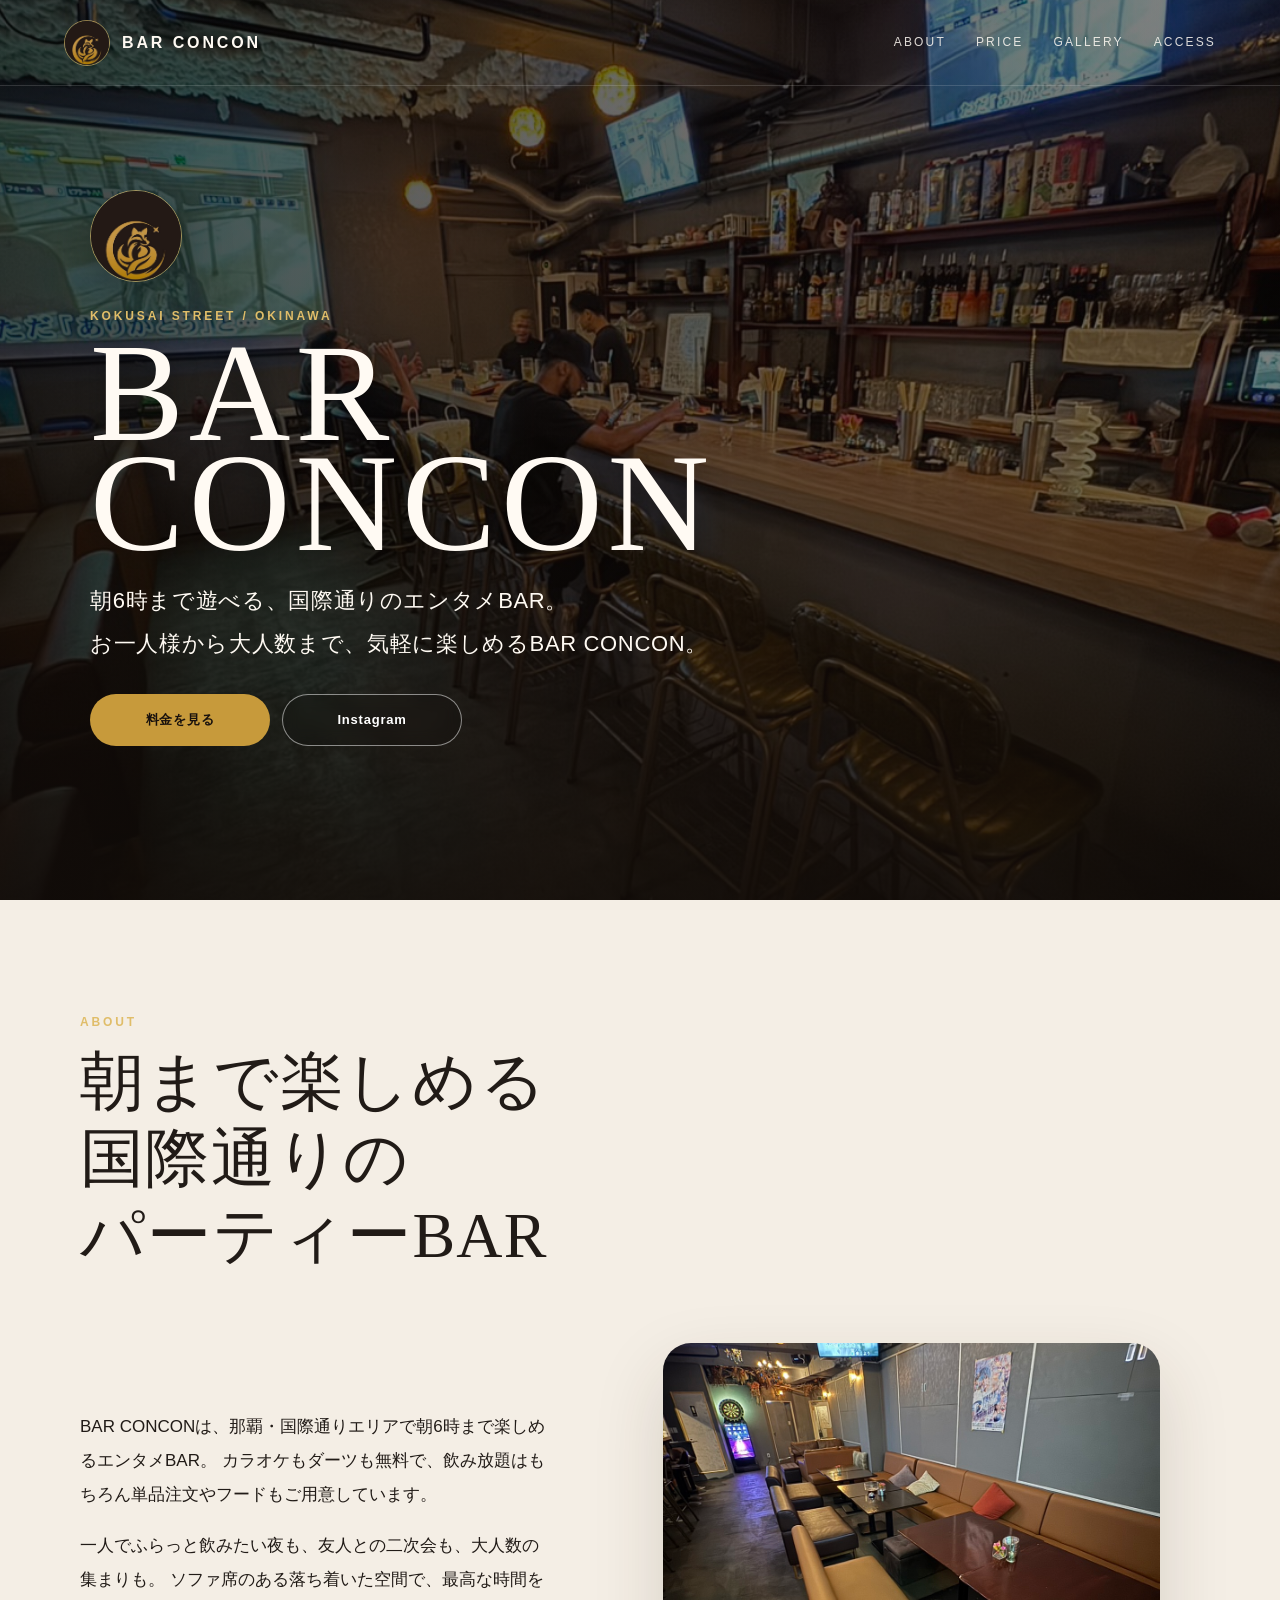
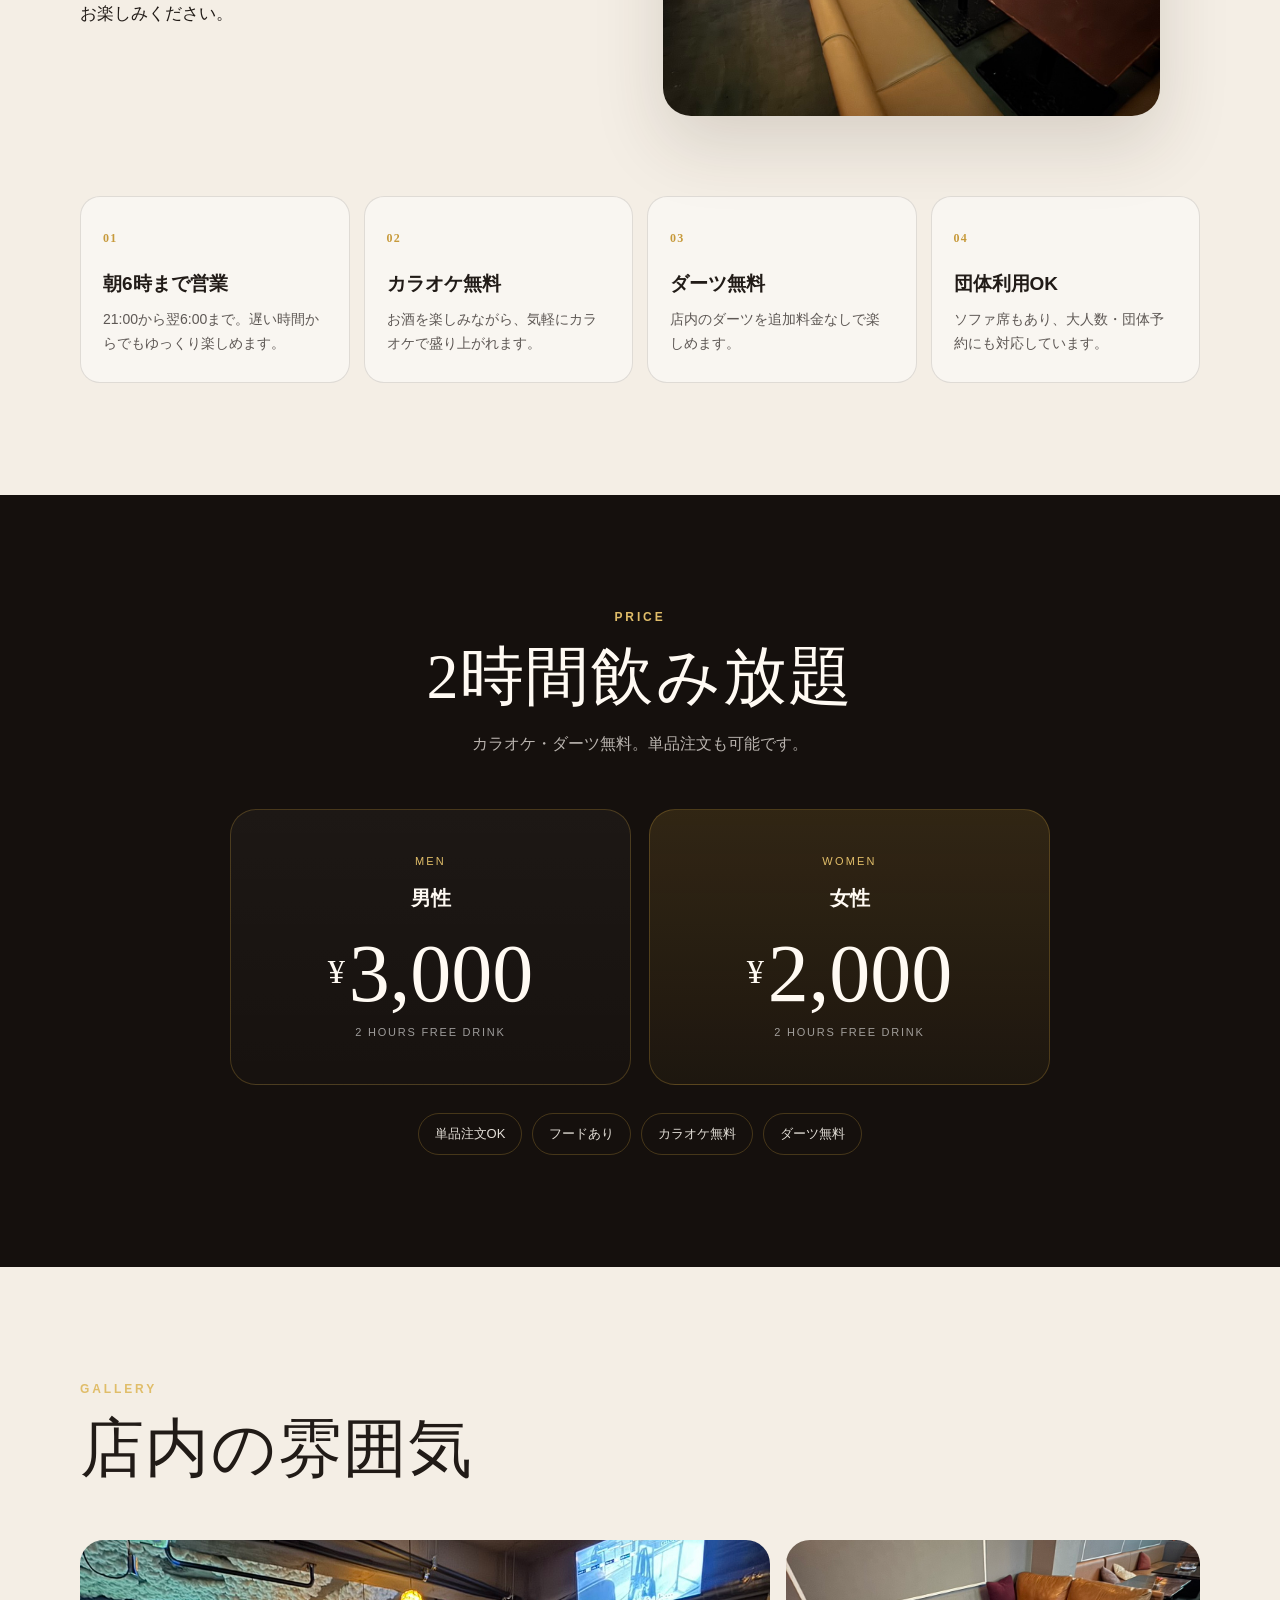
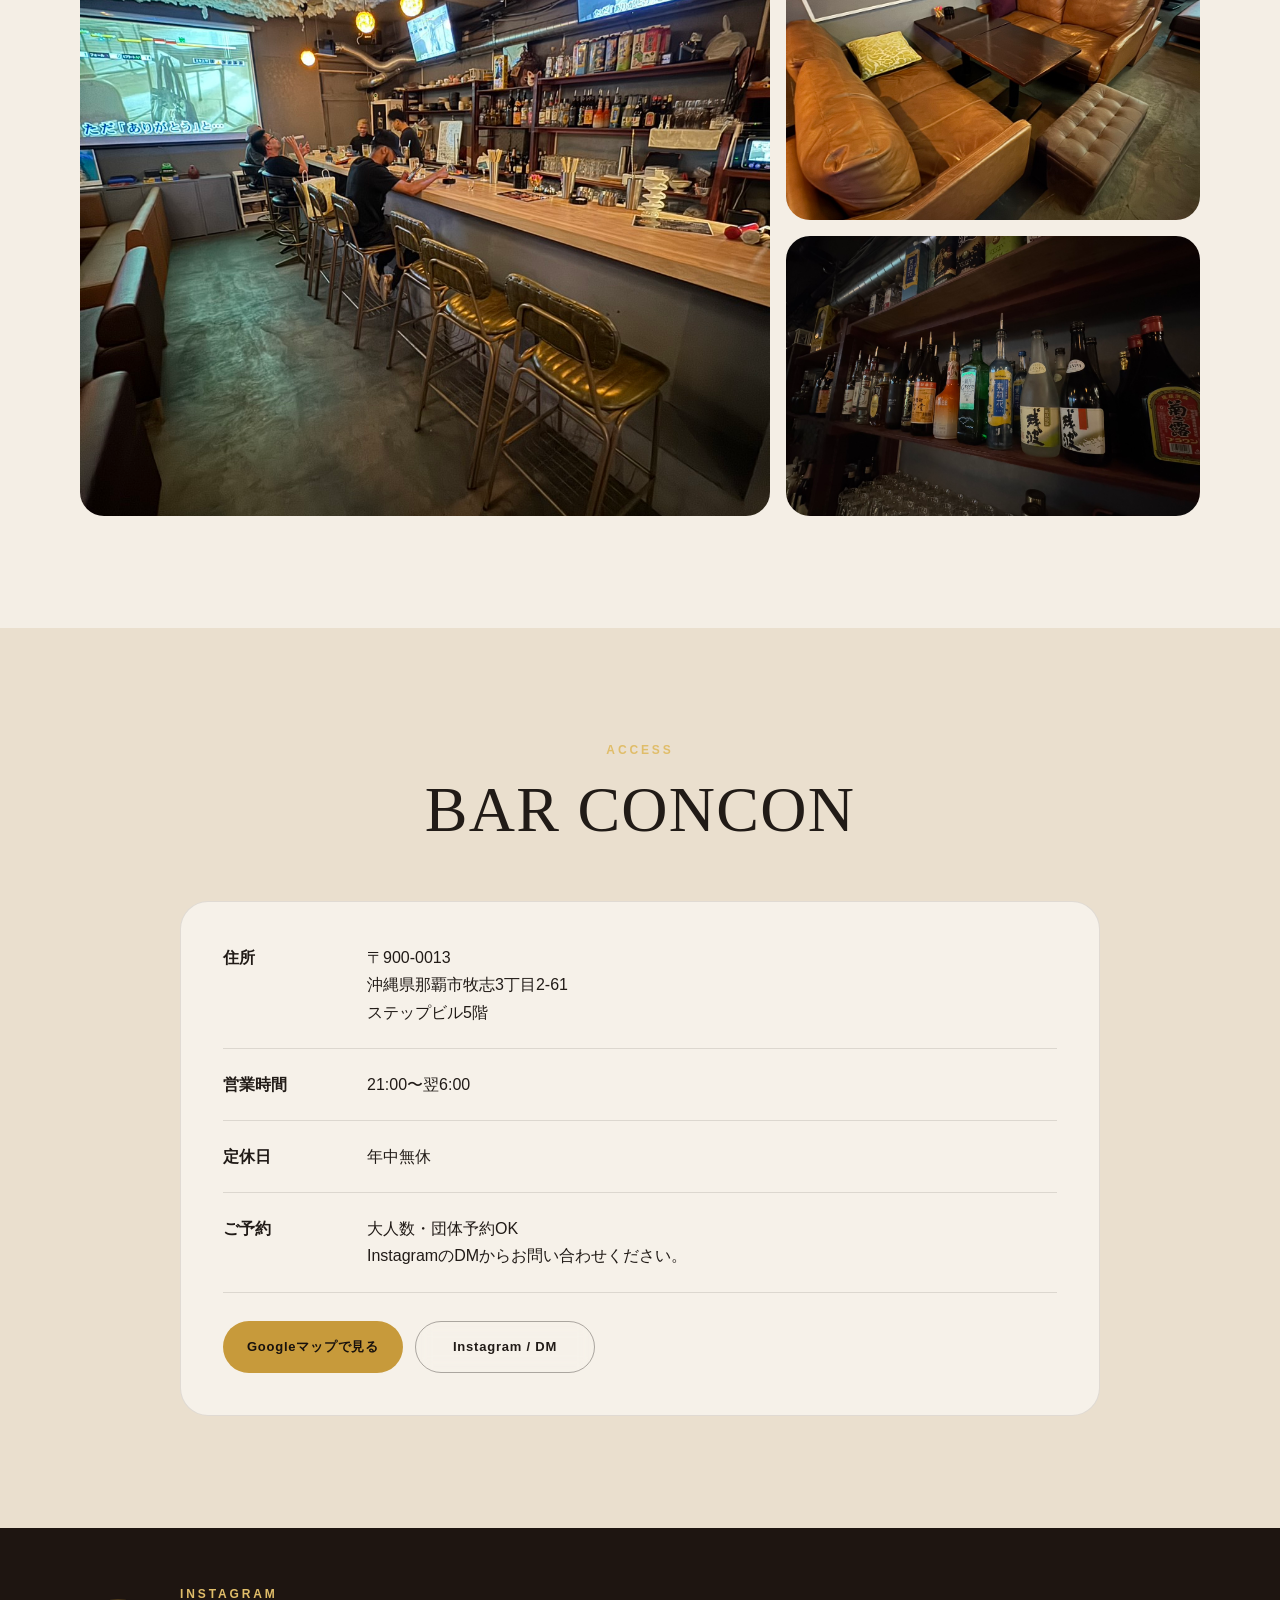
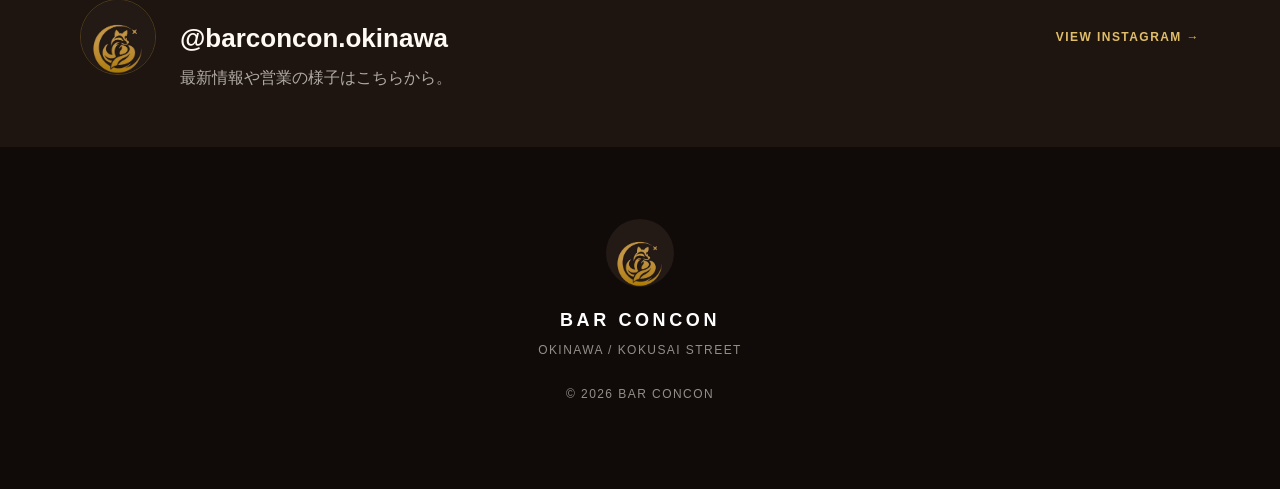
<file: index.html>
<!DOCTYPE html>
<html lang="ja">
<head>
  <meta charset="UTF-8">
  <meta name="viewport" content="width=device-width, initial-scale=1.0">
  <meta name="theme-color" content="#15100d">
  <meta name="description" content="沖縄・国際通りのBAR CONCON。朝6時まで営業。2時間飲み放題、カラオケ・ダーツ無料。お一人様から大人数・団体予約まで気軽に楽しめるエンタメBAR。">
  <meta property="og:title" content="BAR CONCON｜国際通りのエンタメBAR">
  <meta property="og:description" content="朝6時まで遊べる、国際通りのエンタメBAR。お一人様から大人数まで、気軽に楽しめるBAR CONCON。">
  <meta property="og:type" content="website">
  <meta property="og:image" content="assets/logo.jpeg">
  <title>BAR CONCON｜国際通りのエンタメBAR</title>
  <link rel="canonical" href="https://yusaku4611-cmd.github.io/bar-concon-official/">
<meta property="og:url" content="https://yusaku4611-cmd.github.io/bar-concon-official/">
  <link rel="stylesheet" href="style.css">

  <script type="application/ld+json">
  {
    "@context": "https://schema.org",
    "@type": "BarOrPub",
    "name": "BAR CONCON",
    "description": "朝6時まで遊べる、国際通りのエンタメBAR。お一人様から大人数まで、気軽に楽しめるBAR CONCON。",
    "image": "assets/logo.jpeg",
    "address": {
      "@type": "PostalAddress",
      "postalCode": "900-0013",
      "addressRegion": "沖縄県",
      "addressLocality": "那覇市",
      "streetAddress": "牧志3丁目2-61 ステップビル5階",
      "addressCountry": "JP"
    },
    "openingHours": "Mo-Su 21:00-06:00",
    "priceRange": "¥¥",
    "sameAs": [
      "https://www.instagram.com/barconcon.okinawa"
    ],
    "hasMap": "https://maps.app.goo.gl/7BPXn9y3QfGLdaa77?g_st=ic"
  }
  </script>
</head>

<body>
  <header class="site-header">
    <a class="brand" href="#top" aria-label="BAR CONCON トップへ">
      <img src="assets/logo.jpeg" alt="BAR CONCON ロゴ">
      <span>BAR CONCON</span>
    </a>
    <nav class="nav" aria-label="メインナビゲーション">
      <a href="#about">ABOUT</a>
      <a href="#price">PRICE</a>
      <a href="#gallery">GALLERY</a>
      <a href="#access">ACCESS</a>
    </nav>
  </header>

  <main id="top">
    <section class="hero">
      <div class="hero-bg" aria-hidden="true"></div>
      <div class="hero-overlay" aria-hidden="true"></div>
      <div class="hero-content">
        <img class="hero-logo" src="assets/logo.jpeg" alt="BAR CONCON">
        <p class="eyebrow">KOKUSAI STREET / OKINAWA</p>
        <h1>BAR<br>CONCON</h1>
        <p class="hero-copy">
          朝6時まで遊べる、<br class="sp-only">国際通りのエンタメBAR。<br>
          お一人様から大人数まで、<br class="sp-only">気軽に楽しめるBAR CONCON。
        </p>
        <div class="hero-actions">
          <a class="btn btn-primary" href="#price">料金を見る</a>
          <a class="btn btn-ghost" href="https://www.instagram.com/barconcon.okinawa?igsi=MXNsOGJsbm15MXhxZA==" target="_blank" rel="noopener">Instagram</a>
        </div>
      </div>
    </section>

    <section class="section intro" id="about">
      <div class="section-head">
        <p class="eyebrow">ABOUT</p>
        <h2>朝まで楽しめる<br>国際通りの<br>パーティーBAR</h2>
      </div>

      <div class="intro-grid">
        <div class="intro-copy">
          <p>
            BAR CONCONは、那覇・国際通りエリアで朝6時まで楽しめるエンタメBAR。
            カラオケもダーツも無料で、飲み放題はもちろん単品注文やフードもご用意しています。
          </p>
          <p>
            一人でふらっと飲みたい夜も、友人との二次会も、大人数の集まりも。
            ソファ席のある落ち着いた空間で、最高な時間をお楽しみください。
          </p>
        </div>
        <figure class="intro-photo">
          <img src="assets/lounge.jpeg" alt="BAR CONCONのソファ席と店内">
        </figure>
      </div>

      <div class="feature-grid">
        <article class="feature-card">
          <span class="feature-no">01</span>
          <h3>朝6時まで営業</h3>
          <p>21:00から翌6:00まで。遅い時間からでもゆっくり楽しめます。</p>
        </article>
        <article class="feature-card">
          <span class="feature-no">02</span>
          <h3>カラオケ無料</h3>
          <p>お酒を楽しみながら、気軽にカラオケで盛り上がれます。</p>
        </article>
        <article class="feature-card">
          <span class="feature-no">03</span>
          <h3>ダーツ無料</h3>
          <p>店内のダーツを追加料金なしで楽しめます。</p>
        </article>
        <article class="feature-card">
          <span class="feature-no">04</span>
          <h3>団体利用OK</h3>
          <p>ソファ席もあり、大人数・団体予約にも対応しています。</p>
        </article>
      </div>
    </section>

    <section class="section price-section" id="price">
      <div class="section-head centered">
        <p class="eyebrow">PRICE</p>
        <h2>2時間飲み放題</h2>
        <p class="section-lead">カラオケ・ダーツ無料。単品注文も可能です。</p>
      </div>

      <div class="price-grid">
        <article class="price-card">
          <p class="price-label">MEN</p>
          <h3>男性</h3>
          <p class="price"><span>¥</span>3,000</p>
          <p class="tax-note">2 HOURS FREE DRINK</p>
        </article>

        <article class="price-card featured">
          <p class="price-label">WOMEN</p>
          <h3>女性</h3>
          <p class="price"><span>¥</span>2,000</p>
          <p class="tax-note">2 HOURS FREE DRINK</p>
        </article>
      </div>

      <div class="service-strip">
        <span>単品注文OK</span>
        <span>フードあり</span>
        <span>カラオケ無料</span>
        <span>ダーツ無料</span>
      </div>
    </section>

    <section class="section gallery-section" id="gallery">
      <div class="section-head">
        <p class="eyebrow">GALLERY</p>
        <h2>店内の雰囲気</h2>
      </div>

      <div class="gallery-grid">
        <figure class="wide">
          <img src="assets/hero.jpeg" alt="BAR CONCONのカウンター席">
        </figure>
        <figure>
          <img src="assets/sofa.jpeg" alt="BAR CONCONのソファ席">
        </figure>
        <figure>
          <img src="assets/bottles.jpeg" alt="BAR CONCONのボトル棚">
        </figure>
      </div>
    </section>

    <section class="section access-section" id="access">
      <div class="section-head centered">
        <p class="eyebrow">ACCESS</p>
        <h2>BAR CONCON</h2>
      </div>

      <div class="access-card">
        <dl>
          <div>
            <dt>住所</dt>
            <dd>〒900-0013<br>沖縄県那覇市牧志3丁目2-61<br>ステップビル5階</dd>
          </div>
          <div>
            <dt>営業時間</dt>
            <dd>21:00〜翌6:00</dd>
          </div>
          <div>
            <dt>定休日</dt>
            <dd>年中無休</dd>
          </div>
          <div>
            <dt>ご予約</dt>
            <dd>大人数・団体予約OK<br>InstagramのDMからお問い合わせください。</dd>
          </div>
        </dl>

        <div class="access-actions">
          <a class="btn btn-primary" href="https://maps.app.goo.gl/7BPXn9y3QfGLdaa77?g_st=ic" target="_blank" rel="noopener">Googleマップで見る</a>
          <a class="btn btn-ghost dark" href="https://www.instagram.com/barconcon.okinawa?igsi=MXNsOGJsbm15MXhxZA==" target="_blank" rel="noopener">Instagram / DM</a>
        </div>
      </div>
    </section>

    <section class="instagram-section">
      <div class="instagram-inner">
        <img src="assets/logo.jpeg" alt="" aria-hidden="true">
        <div>
          <p class="eyebrow">INSTAGRAM</p>
          <h2>@barconcon.okinawa</h2>
          <p>最新情報や営業の様子はこちらから。</p>
        </div>
        <a class="text-link" href="https://www.instagram.com/barconcon.okinawa?igsi=MXNsOGJsbm15MXhxZA==" target="_blank" rel="noopener">VIEW INSTAGRAM →</a>
      </div>
    </section>
  </main>

  <footer class="footer">
    <img src="assets/logo.jpeg" alt="BAR CONCON ロゴ">
    <p class="footer-name">BAR CONCON</p>
    <p>OKINAWA / KOKUSAI STREET</p>
    <p class="copyright">© <span id="year"></span> BAR CONCON</p>
  </footer>

  <script src="script.js"></script>
</body>
</html>
</file>
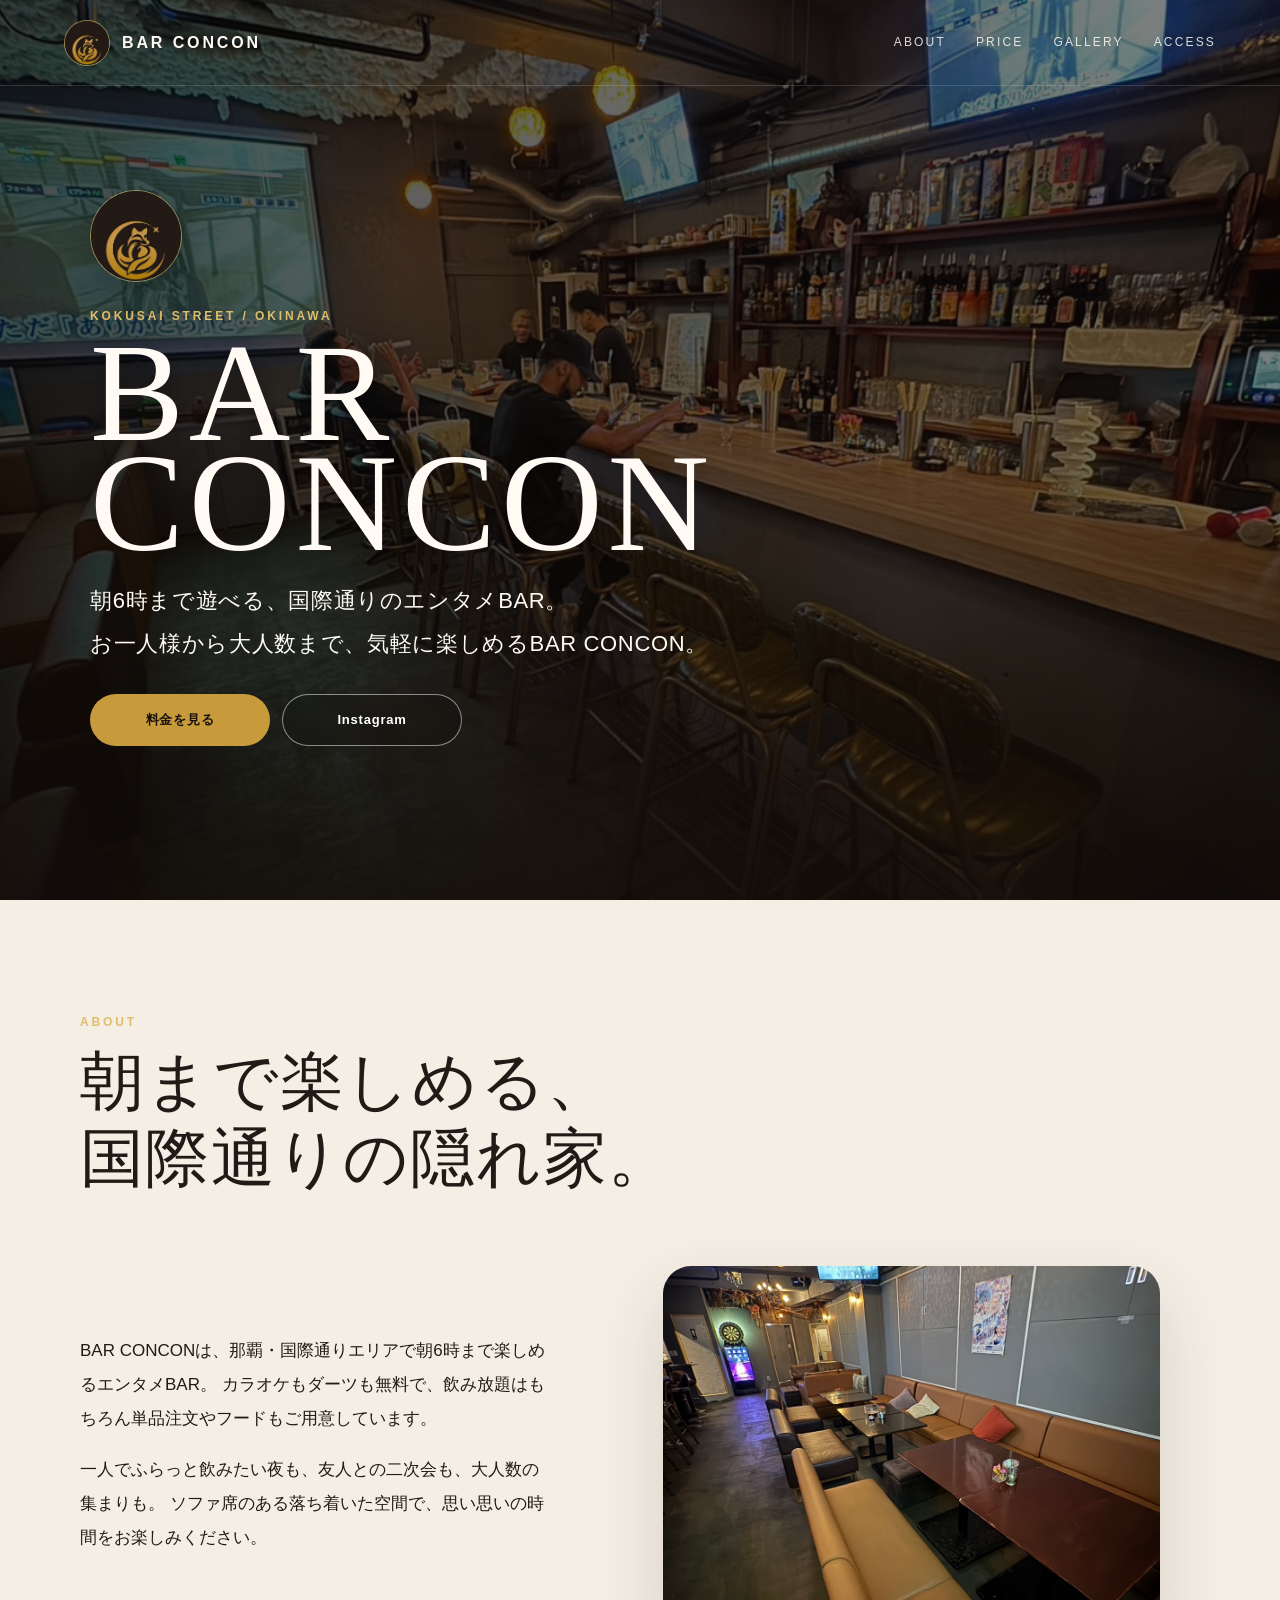
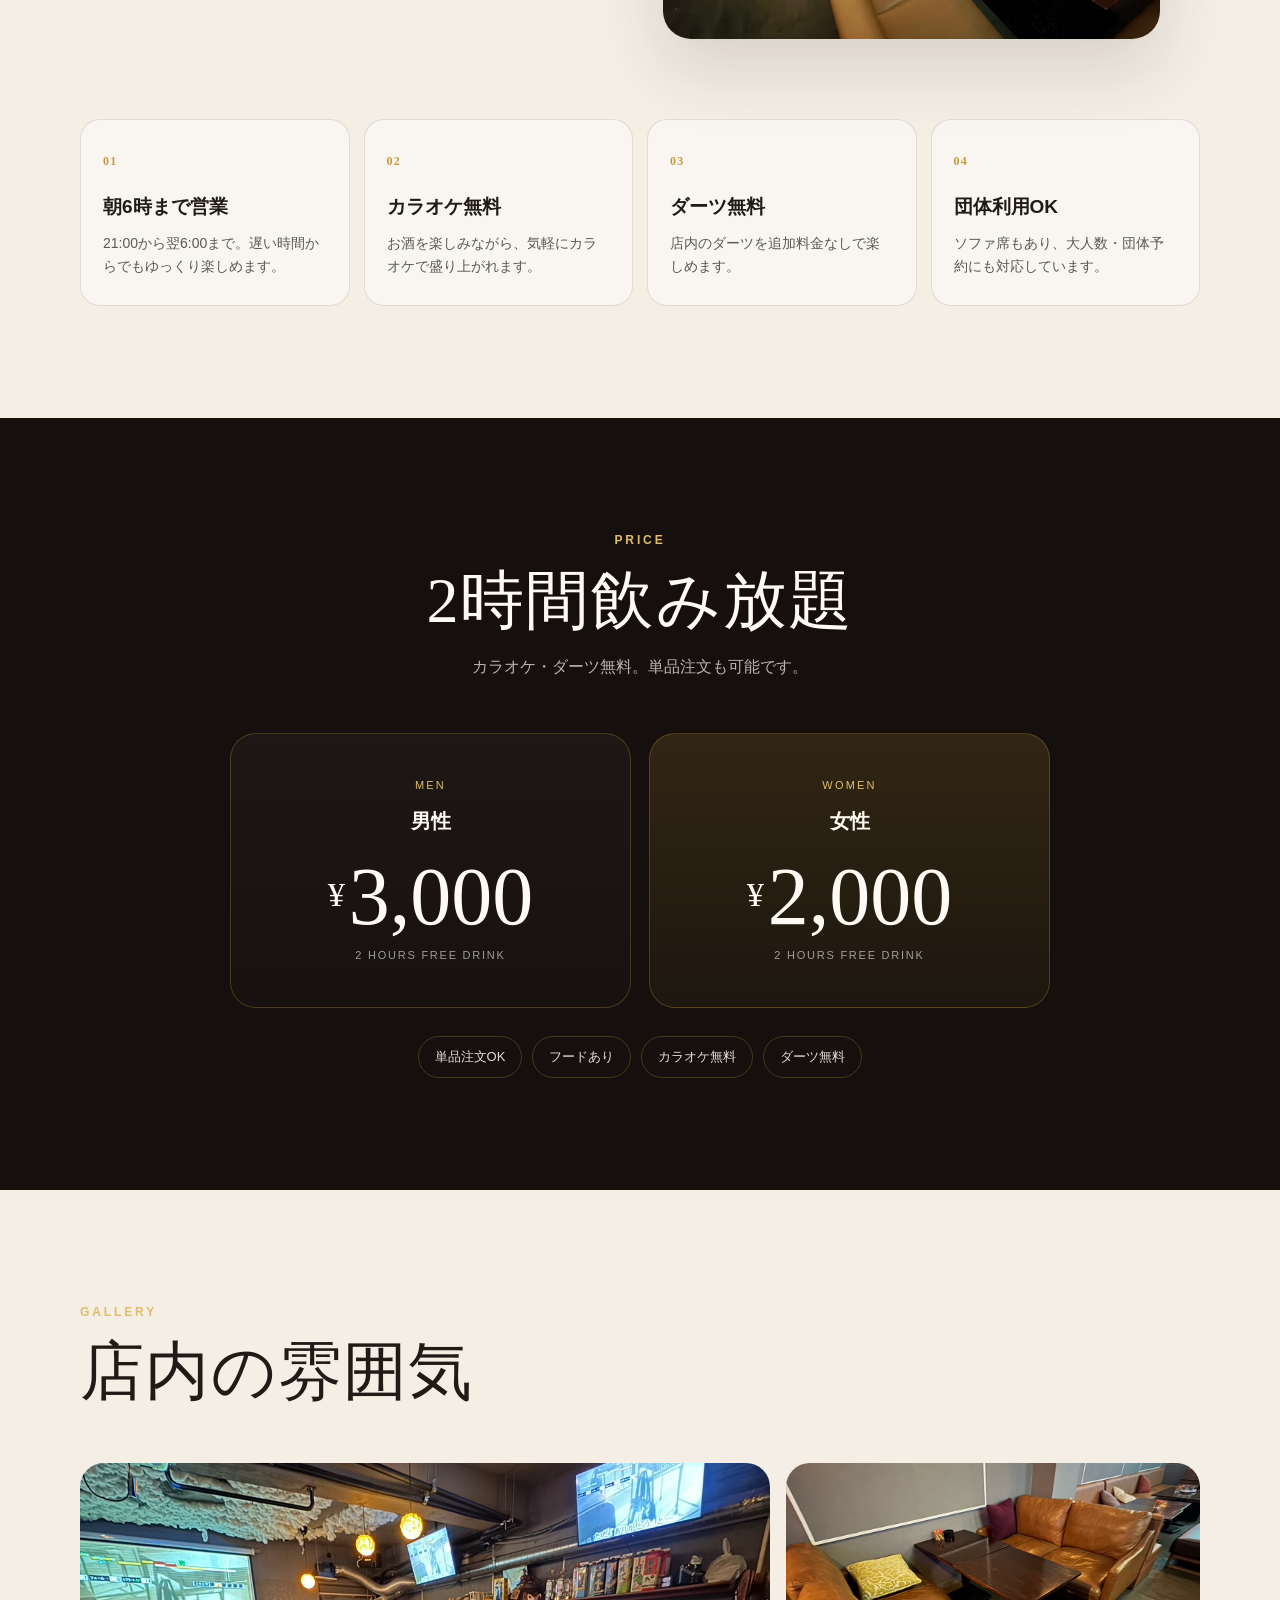
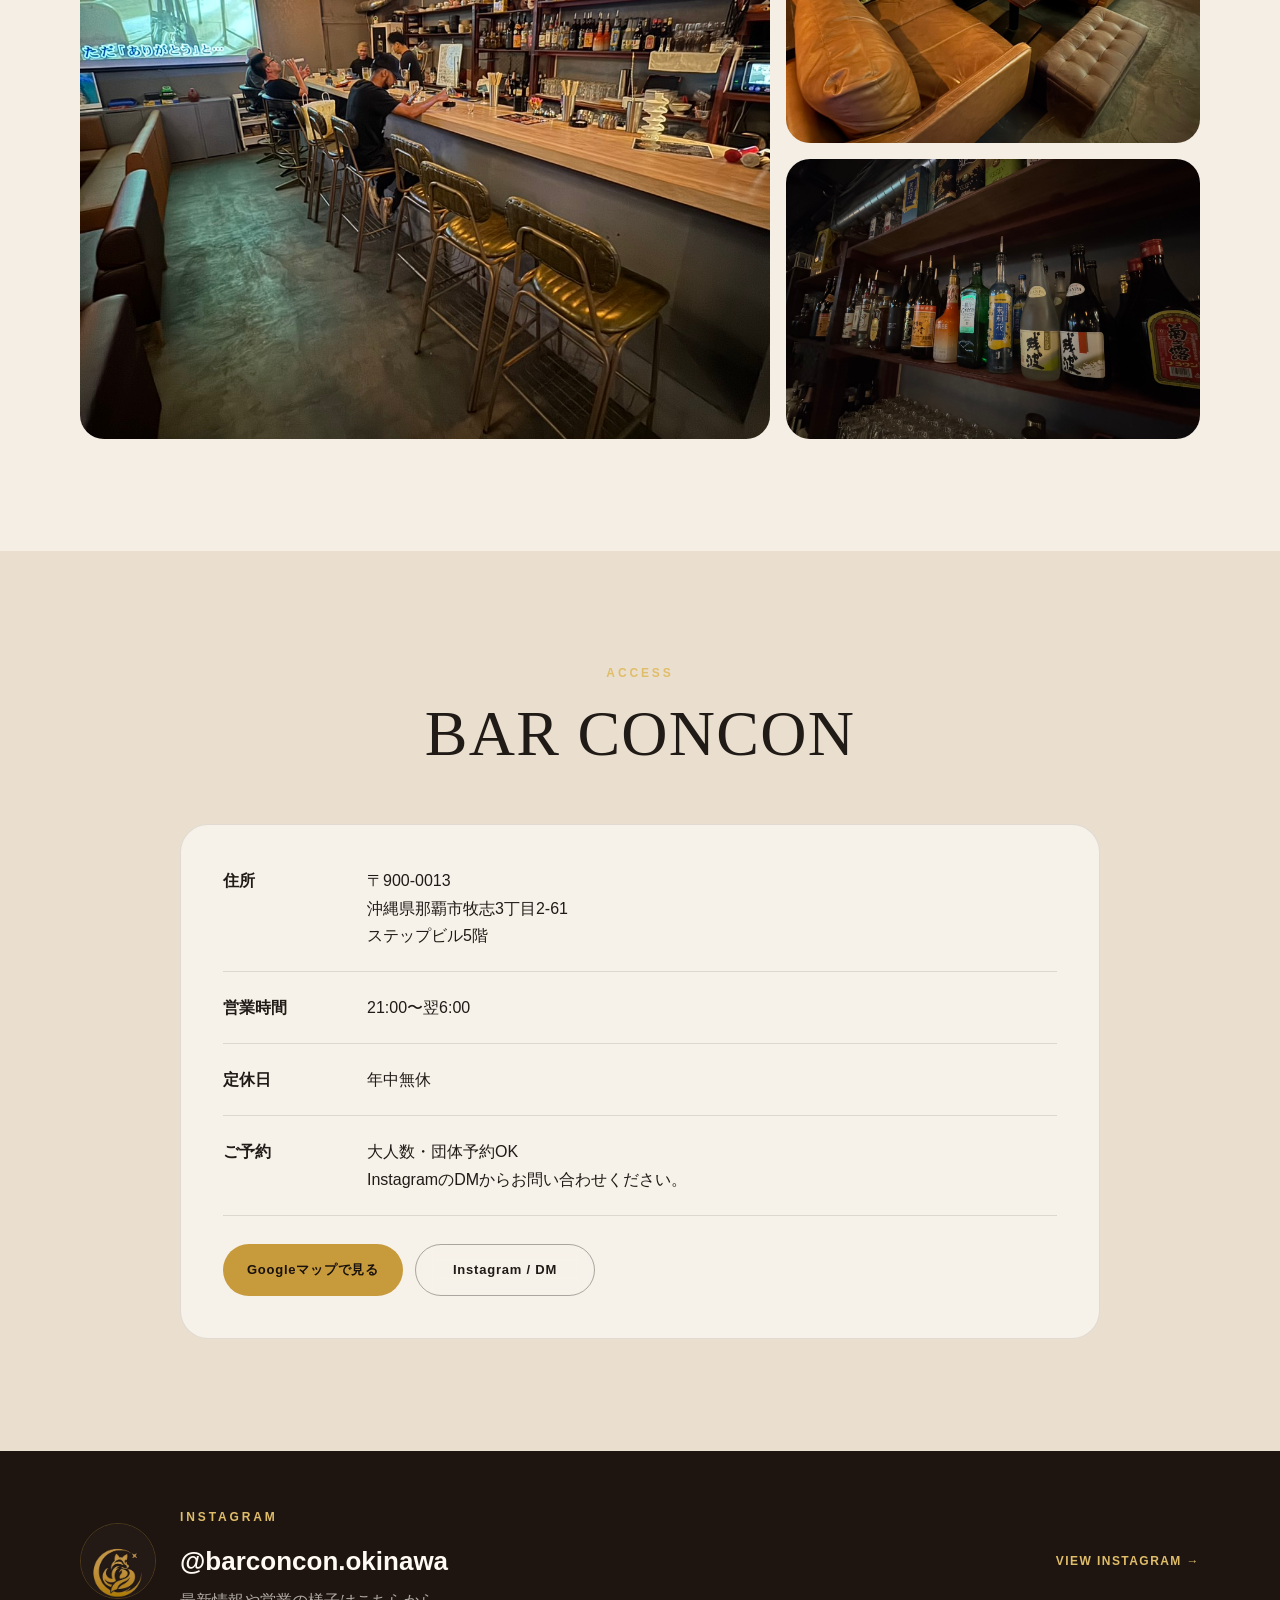
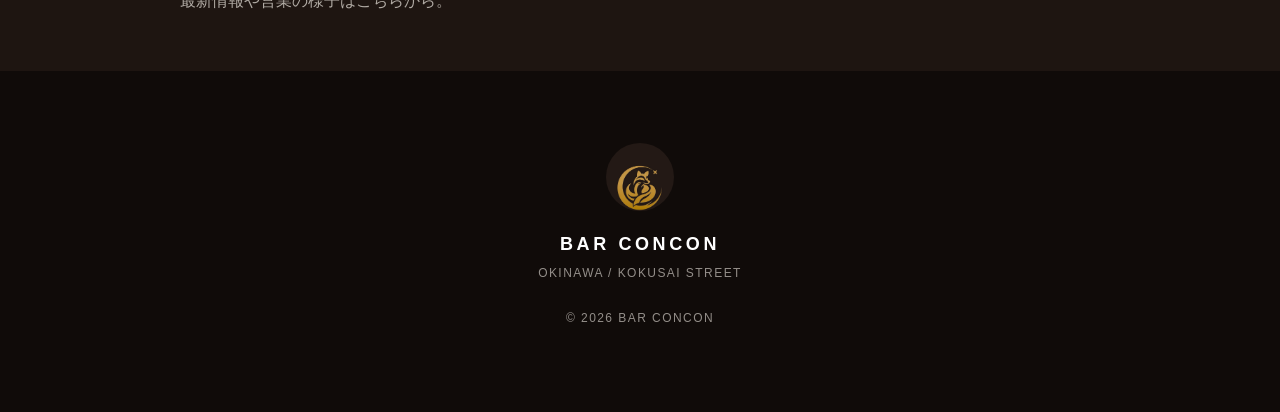
<file: bar-concon-site/index.html>
<!DOCTYPE html>
<html lang="ja">
<head>
  <meta charset="UTF-8">
  <meta name="viewport" content="width=device-width, initial-scale=1.0">
  <meta name="theme-color" content="#15100d">
  <meta name="description" content="沖縄・国際通りのBAR CONCON。朝6時まで営業。2時間飲み放題、カラオケ・ダーツ無料。お一人様から大人数・団体予約まで気軽に楽しめるエンタメBAR。">
  <meta property="og:title" content="BAR CONCON｜国際通りのエンタメBAR">
  <meta property="og:description" content="朝6時まで遊べる、国際通りのエンタメBAR。お一人様から大人数まで、気軽に楽しめるBAR CONCON。">
  <meta property="og:type" content="website">
  <meta property="og:image" content="assets/logo.jpeg">
  <title>BAR CONCON｜国際通りのエンタメBAR</title>
  <link rel="stylesheet" href="style.css">

  <script type="application/ld+json">
  {
    "@context": "https://schema.org",
    "@type": "BarOrPub",
    "name": "BAR CONCON",
    "description": "朝6時まで遊べる、国際通りのエンタメBAR。お一人様から大人数まで、気軽に楽しめるBAR CONCON。",
    "image": "assets/logo.jpeg",
    "address": {
      "@type": "PostalAddress",
      "postalCode": "900-0013",
      "addressRegion": "沖縄県",
      "addressLocality": "那覇市",
      "streetAddress": "牧志3丁目2-61 ステップビル5階",
      "addressCountry": "JP"
    },
    "openingHours": "Mo-Su 21:00-06:00",
    "priceRange": "¥¥",
    "sameAs": [
      "https://www.instagram.com/barconcon.okinawa"
    ],
    "hasMap": "https://maps.app.goo.gl/7BPXn9y3QfGLdaa77?g_st=ic"
  }
  </script>
</head>

<body>
  <header class="site-header">
    <a class="brand" href="#top" aria-label="BAR CONCON トップへ">
      <img src="assets/logo.jpeg" alt="BAR CONCON ロゴ">
      <span>BAR CONCON</span>
    </a>
    <nav class="nav" aria-label="メインナビゲーション">
      <a href="#about">ABOUT</a>
      <a href="#price">PRICE</a>
      <a href="#gallery">GALLERY</a>
      <a href="#access">ACCESS</a>
    </nav>
  </header>

  <main id="top">
    <section class="hero">
      <div class="hero-bg" aria-hidden="true"></div>
      <div class="hero-overlay" aria-hidden="true"></div>
      <div class="hero-content">
        <img class="hero-logo" src="assets/logo.jpeg" alt="BAR CONCON">
        <p class="eyebrow">KOKUSAI STREET / OKINAWA</p>
        <h1>BAR<br>CONCON</h1>
        <p class="hero-copy">
          朝6時まで遊べる、<br class="sp-only">国際通りのエンタメBAR。<br>
          お一人様から大人数まで、<br class="sp-only">気軽に楽しめるBAR CONCON。
        </p>
        <div class="hero-actions">
          <a class="btn btn-primary" href="#price">料金を見る</a>
          <a class="btn btn-ghost" href="https://www.instagram.com/barconcon.okinawa?igsi=MXNsOGJsbm15MXhxZA==" target="_blank" rel="noopener">Instagram</a>
        </div>
      </div>
    </section>

    <section class="section intro" id="about">
      <div class="section-head">
        <p class="eyebrow">ABOUT</p>
        <h2>朝まで楽しめる、<br>国際通りの隠れ家。</h2>
      </div>

      <div class="intro-grid">
        <div class="intro-copy">
          <p>
            BAR CONCONは、那覇・国際通りエリアで朝6時まで楽しめるエンタメBAR。
            カラオケもダーツも無料で、飲み放題はもちろん単品注文やフードもご用意しています。
          </p>
          <p>
            一人でふらっと飲みたい夜も、友人との二次会も、大人数の集まりも。
            ソファ席のある落ち着いた空間で、思い思いの時間をお楽しみください。
          </p>
        </div>
        <figure class="intro-photo">
          <img src="assets/lounge.jpeg" alt="BAR CONCONのソファ席と店内">
        </figure>
      </div>

      <div class="feature-grid">
        <article class="feature-card">
          <span class="feature-no">01</span>
          <h3>朝6時まで営業</h3>
          <p>21:00から翌6:00まで。遅い時間からでもゆっくり楽しめます。</p>
        </article>
        <article class="feature-card">
          <span class="feature-no">02</span>
          <h3>カラオケ無料</h3>
          <p>お酒を楽しみながら、気軽にカラオケで盛り上がれます。</p>
        </article>
        <article class="feature-card">
          <span class="feature-no">03</span>
          <h3>ダーツ無料</h3>
          <p>店内のダーツを追加料金なしで楽しめます。</p>
        </article>
        <article class="feature-card">
          <span class="feature-no">04</span>
          <h3>団体利用OK</h3>
          <p>ソファ席もあり、大人数・団体予約にも対応しています。</p>
        </article>
      </div>
    </section>

    <section class="section price-section" id="price">
      <div class="section-head centered">
        <p class="eyebrow">PRICE</p>
        <h2>2時間飲み放題</h2>
        <p class="section-lead">カラオケ・ダーツ無料。単品注文も可能です。</p>
      </div>

      <div class="price-grid">
        <article class="price-card">
          <p class="price-label">MEN</p>
          <h3>男性</h3>
          <p class="price"><span>¥</span>3,000</p>
          <p class="tax-note">2 HOURS FREE DRINK</p>
        </article>

        <article class="price-card featured">
          <p class="price-label">WOMEN</p>
          <h3>女性</h3>
          <p class="price"><span>¥</span>2,000</p>
          <p class="tax-note">2 HOURS FREE DRINK</p>
        </article>
      </div>

      <div class="service-strip">
        <span>単品注文OK</span>
        <span>フードあり</span>
        <span>カラオケ無料</span>
        <span>ダーツ無料</span>
      </div>
    </section>

    <section class="section gallery-section" id="gallery">
      <div class="section-head">
        <p class="eyebrow">GALLERY</p>
        <h2>店内の雰囲気</h2>
      </div>

      <div class="gallery-grid">
        <figure class="wide">
          <img src="assets/hero.jpeg" alt="BAR CONCONのカウンター席">
        </figure>
        <figure>
          <img src="assets/sofa.jpeg" alt="BAR CONCONのソファ席">
        </figure>
        <figure>
          <img src="assets/bottles.jpeg" alt="BAR CONCONのボトル棚">
        </figure>
      </div>
    </section>

    <section class="section access-section" id="access">
      <div class="section-head centered">
        <p class="eyebrow">ACCESS</p>
        <h2>BAR CONCON</h2>
      </div>

      <div class="access-card">
        <dl>
          <div>
            <dt>住所</dt>
            <dd>〒900-0013<br>沖縄県那覇市牧志3丁目2-61<br>ステップビル5階</dd>
          </div>
          <div>
            <dt>営業時間</dt>
            <dd>21:00〜翌6:00</dd>
          </div>
          <div>
            <dt>定休日</dt>
            <dd>年中無休</dd>
          </div>
          <div>
            <dt>ご予約</dt>
            <dd>大人数・団体予約OK<br>InstagramのDMからお問い合わせください。</dd>
          </div>
        </dl>

        <div class="access-actions">
          <a class="btn btn-primary" href="https://maps.app.goo.gl/7BPXn9y3QfGLdaa77?g_st=ic" target="_blank" rel="noopener">Googleマップで見る</a>
          <a class="btn btn-ghost dark" href="https://www.instagram.com/barconcon.okinawa?igsi=MXNsOGJsbm15MXhxZA==" target="_blank" rel="noopener">Instagram / DM</a>
        </div>
      </div>
    </section>

    <section class="instagram-section">
      <div class="instagram-inner">
        <img src="assets/logo.jpeg" alt="" aria-hidden="true">
        <div>
          <p class="eyebrow">INSTAGRAM</p>
          <h2>@barconcon.okinawa</h2>
          <p>最新情報や営業の様子はこちらから。</p>
        </div>
        <a class="text-link" href="https://www.instagram.com/barconcon.okinawa?igsi=MXNsOGJsbm15MXhxZA==" target="_blank" rel="noopener">VIEW INSTAGRAM →</a>
      </div>
    </section>
  </main>

  <footer class="footer">
    <img src="assets/logo.jpeg" alt="BAR CONCON ロゴ">
    <p class="footer-name">BAR CONCON</p>
    <p>OKINAWA / KOKUSAI STREET</p>
    <p class="copyright">© <span id="year"></span> BAR CONCON</p>
  </footer>

  <script src="script.js"></script>
</body>
</html>
</file>
<file: style.css>
:root {
  --bg: #15100d;
  --bg-soft: #211814;
  --paper: #f4eee5;
  --ink: #211b17;
  --gold: #c79a3b;
  --gold-light: #e0bd69;
  --line: rgba(199,154,59,.28);
  --white: #fffaf3;
}

* { box-sizing: border-box; }
html { scroll-behavior: smooth; }
body {
  margin: 0;
  background: var(--bg);
  color: var(--white);
  font-family: -apple-system, BlinkMacSystemFont, "Hiragino Kaku Gothic ProN", "Yu Gothic", "YuGothic", "Noto Sans JP", sans-serif;
  line-height: 1.7;
}
img { display: block; max-width: 100%; }
a { color: inherit; text-decoration: none; }

.site-header {
  position: absolute;
  inset: 0 0 auto;
  z-index: 20;
  height: 86px;
  display: flex;
  align-items: center;
  justify-content: space-between;
  padding: 0 5vw;
  border-bottom: 1px solid rgba(255,255,255,.14);
}
.brand { display: flex; align-items: center; gap: 12px; font-weight: 700; letter-spacing: .18em; }
.brand img { width: 46px; height: 46px; object-fit: cover; border-radius: 50%; border: 1px solid rgba(224,189,105,.65); }
.nav { display: flex; gap: 30px; font-size: 12px; letter-spacing: .18em; }
.nav a { opacity: .85; transition: opacity .2s; }
.nav a:hover { opacity: 1; }

.hero {
  position: relative;
  min-height: 100svh;
  display: grid;
  place-items: center;
  overflow: hidden;
}
.hero-bg {
  position: absolute;
  inset: 0;
  background: url("assets/hero.jpeg") center 42% / cover no-repeat;
  transform: scale(1.02);
}
.hero-overlay {
  position: absolute;
  inset: 0;
  background:
    linear-gradient(180deg, rgba(8,6,5,.45) 0%, rgba(13,9,7,.48) 45%, rgba(17,12,9,.86) 100%),
    linear-gradient(90deg, rgba(11,8,6,.46), rgba(11,8,6,.08));
}
.hero-content {
  position: relative;
  z-index: 2;
  width: min(1100px, 90vw);
  padding: 128px 0 92px;
}
.hero-logo {
  width: 92px;
  height: 92px;
  object-fit: cover;
  border-radius: 50%;
  border: 1px solid rgba(224,189,105,.65);
  box-shadow: 0 12px 50px rgba(0,0,0,.35);
  margin-bottom: 24px;
}
.eyebrow {
  margin: 0 0 12px;
  color: var(--gold-light);
  font-size: 12px;
  font-weight: 700;
  letter-spacing: .24em;
}
h1, h2, h3, p { margin-top: 0; }
h1 {
  margin-bottom: 22px;
  font-family: Georgia, "Times New Roman", serif;
  font-size: clamp(72px, 11vw, 152px);
  line-height: .78;
  font-weight: 500;
  letter-spacing: .035em;
  text-shadow: 0 8px 28px rgba(0,0,0,.36);
}
.hero-copy {
  max-width: 650px;
  font-size: clamp(17px, 2vw, 22px);
  line-height: 1.95;
  letter-spacing: .03em;
}
.hero-actions, .access-actions {
  display: flex;
  flex-wrap: wrap;
  gap: 12px;
  margin-top: 28px;
}
.btn {
  min-width: 180px;
  display: inline-flex;
  align-items: center;
  justify-content: center;
  padding: 14px 22px;
  border-radius: 999px;
  font-size: 13px;
  font-weight: 700;
  letter-spacing: .06em;
  transition: transform .2s, background .2s, color .2s, border-color .2s;
}
.btn:hover { transform: translateY(-2px); }
.btn-primary { background: var(--gold); color: #18110d; }
.btn-ghost { border: 1px solid rgba(255,255,255,.5); color: #fff; background: rgba(0,0,0,.12); backdrop-filter: blur(8px); }
.btn-ghost.dark { border-color: rgba(33,27,23,.35); color: var(--ink); background: transparent; }

.section { padding: 112px 6vw; }
.intro, .gallery-section { background: var(--paper); color: var(--ink); }
.price-section { background: var(--bg); }
.access-section { background: #eadfce; color: var(--ink); }

.section-head {
  max-width: 1120px;
  margin: 0 auto 52px;
}
.section-head.centered { text-align: center; }
.section-head h2 {
  margin-bottom: 0;
  font-family: Georgia, "Times New Roman", "Yu Mincho", serif;
  font-size: clamp(38px, 5vw, 68px);
  line-height: 1.2;
  font-weight: 500;
  letter-spacing: .02em;
}
.section-lead { margin: 14px 0 0; color: rgba(255,250,243,.7); }

.intro-grid {
  max-width: 1120px;
  margin: 0 auto 64px;
  display: grid;
  grid-template-columns: .9fr 1.1fr;
  gap: 70px;
  align-items: center;
}
.intro-copy { font-size: 17px; line-height: 2; }
.intro-photo img {
  width: 100%;
  aspect-ratio: 4 / 3;
  object-fit: cover;
  border-radius: 28px;
  box-shadow: 0 28px 70px rgba(54,37,26,.15);
}
.feature-grid {
  max-width: 1120px;
  margin: 0 auto;
  display: grid;
  grid-template-columns: repeat(4, 1fr);
  gap: 14px;
}
.feature-card {
  padding: 26px 22px;
  border: 1px solid rgba(33,27,23,.12);
  border-radius: 20px;
  background: rgba(255,255,255,.45);
}
.feature-no { color: var(--gold); font: 700 12px/1 Georgia, serif; letter-spacing: .1em; }
.feature-card h3 { margin: 18px 0 8px; font-size: 19px; }
.feature-card p { margin: 0; font-size: 14px; color: rgba(33,27,23,.72); }

.price-grid {
  width: min(820px, 90vw);
  margin: 0 auto;
  display: grid;
  grid-template-columns: 1fr 1fr;
  gap: 18px;
}
.price-card {
  position: relative;
  padding: 42px 30px;
  border: 1px solid var(--line);
  border-radius: 26px;
  text-align: center;
  background: linear-gradient(180deg, rgba(255,255,255,.035), rgba(255,255,255,.01));
}
.price-card.featured {
  background: linear-gradient(180deg, rgba(199,154,59,.16), rgba(199,154,59,.05));
}
.price-label { margin-bottom: 10px; color: var(--gold-light); font-size: 11px; letter-spacing: .2em; }
.price-card h3 { margin-bottom: 18px; font-size: 20px; font-weight: 600; }
.price {
  margin-bottom: 8px;
  font-family: Georgia, "Times New Roman", serif;
  font-size: clamp(56px, 7vw, 82px);
  line-height: 1;
}
.price span { font-size: .42em; vertical-align: .52em; margin-right: 4px; }
.tax-note { margin: 0; color: rgba(255,255,255,.58); font-size: 11px; letter-spacing: .16em; }
.service-strip {
  width: min(920px, 90vw);
  margin: 28px auto 0;
  display: flex;
  flex-wrap: wrap;
  justify-content: center;
  gap: 10px;
}
.service-strip span {
  padding: 9px 16px;
  border: 1px solid var(--line);
  border-radius: 999px;
  color: rgba(255,250,243,.88);
  font-size: 13px;
}

.gallery-grid {
  max-width: 1120px;
  margin: 0 auto;
  display: grid;
  grid-template-columns: 1.25fr .75fr;
  grid-template-rows: 280px 280px;
  gap: 16px;
}
.gallery-grid figure { margin: 0; overflow: hidden; border-radius: 24px; }
.gallery-grid .wide { grid-row: 1 / 3; }
.gallery-grid img { width: 100%; height: 100%; object-fit: cover; transition: transform .5s; }
.gallery-grid figure:hover img { transform: scale(1.03); }

.access-card {
  max-width: 920px;
  margin: 0 auto;
  padding: 42px;
  border-radius: 28px;
  background: rgba(255,255,255,.55);
  border: 1px solid rgba(33,27,23,.1);
}
.access-card dl { margin: 0; }
.access-card dl > div {
  display: grid;
  grid-template-columns: 120px 1fr;
  gap: 24px;
  padding: 22px 0;
  border-bottom: 1px solid rgba(33,27,23,.12);
}
.access-card dl > div:first-child { padding-top: 0; }
.access-card dt { font-weight: 700; }
.access-card dd { margin: 0; }

.instagram-section {
  padding: 56px 6vw;
  background: #1e1511;
}
.instagram-inner {
  max-width: 1120px;
  margin: 0 auto;
  display: grid;
  grid-template-columns: 76px 1fr auto;
  align-items: center;
  gap: 24px;
}
.instagram-inner img {
  width: 76px;
  height: 76px;
  object-fit: cover;
  border-radius: 50%;
  border: 1px solid var(--line);
}
.instagram-inner h2 { margin-bottom: 4px; font-size: 26px; }
.instagram-inner p:not(.eyebrow) { margin-bottom: 0; color: rgba(255,250,243,.65); }
.text-link { color: var(--gold-light); font-size: 12px; font-weight: 700; letter-spacing: .12em; }

.footer {
  padding: 72px 6vw;
  text-align: center;
  background: #100b09;
  color: rgba(255,250,243,.55);
  font-size: 12px;
  letter-spacing: .12em;
}
.footer img {
  width: 68px;
  height: 68px;
  margin: 0 auto 18px;
  object-fit: cover;
  border-radius: 50%;
}
.footer-name { margin-bottom: 4px; color: #fff; font-size: 18px; font-weight: 700; letter-spacing: .2em; }
.copyright { margin-top: 24px; }

.sp-only { display: none; }

@media (max-width: 820px) {
  .site-header { height: 72px; padding: 0 20px; }
  .brand img { width: 40px; height: 40px; }
  .brand span { font-size: 13px; }
  .nav { display: none; }

  .hero { min-height: 92svh; }
  .hero-bg { background-position: 44% center; }
  .hero-content { width: calc(100% - 40px); padding: 108px 0 72px; }
  .hero-logo { width: 76px; height: 76px; margin-bottom: 18px; }
  h1 { font-size: clamp(66px, 22vw, 96px); line-height: .82; margin-bottom: 20px; }
  .hero-copy { font-size: 16px; line-height: 1.9; }
  .sp-only { display: block; }

  .section { padding: 78px 20px; }
  .section-head { margin-bottom: 34px; }
  .section-head h2 { font-size: 40px; }

  .intro-grid { grid-template-columns: 1fr; gap: 30px; margin-bottom: 42px; }
  .intro-copy { font-size: 16px; }
  .intro-photo { order: -1; }
  .intro-photo img { border-radius: 20px; aspect-ratio: 1 / 1.04; }
  .feature-grid { grid-template-columns: 1fr 1fr; }
  .feature-card { padding: 22px 18px; }

  .price-grid { width: 100%; grid-template-columns: 1fr; }
  .price-card { padding: 34px 24px; }
  .service-strip { width: 100%; }

  .gallery-grid {
    grid-template-columns: 1fr;
    grid-template-rows: auto;
  }
  .gallery-grid .wide { grid-row: auto; }
  .gallery-grid figure { border-radius: 18px; }
  .gallery-grid img { height: auto; aspect-ratio: 4 / 3; }
  .gallery-grid .wide img { aspect-ratio: 4 / 5; }

  .access-card { padding: 26px 20px; border-radius: 20px; }
  .access-card dl > div { grid-template-columns: 1fr; gap: 6px; padding: 18px 0; }
  .access-actions { flex-direction: column; }
  .access-actions .btn { width: 100%; }

  .instagram-inner { grid-template-columns: 58px 1fr; gap: 16px; }
  .instagram-inner img { width: 58px; height: 58px; }
  .instagram-inner h2 { font-size: 18px; }
  .instagram-inner .text-link { grid-column: 1 / -1; margin-top: 8px; }

  .footer { padding: 58px 20px; }
}

@media (max-width: 460px) {
  .hero-actions { flex-direction: column; }
  .hero-actions .btn { width: 100%; }
  .feature-grid { grid-template-columns: 1fr; }
  .feature-card p { font-size: 15px; }
}

.reveal {
  opacity: 0;
  transform: translateY(18px);
  transition: opacity .65s ease, transform .65s ease;
}
.reveal.is-visible {
  opacity: 1;
  transform: translateY(0);
}
@media (prefers-reduced-motion: reduce) {
  html { scroll-behavior: auto; }
  .reveal { opacity: 1; transform: none; transition: none; }
  .gallery-grid img, .btn { transition: none; }
}

@media (max-width: 820px) {
  .hero h1 {
    font-size: 56px !important;
    line-height: 0.88 !important;
    letter-spacing: -0.03em !important;
    max-width: 100% !important;
    margin-right: 0 !important;
  }
}
</file>
<file: bar-concon-site/style.css>
:root {
  --bg: #15100d;
  --bg-soft: #211814;
  --paper: #f4eee5;
  --ink: #211b17;
  --gold: #c79a3b;
  --gold-light: #e0bd69;
  --line: rgba(199,154,59,.28);
  --white: #fffaf3;
}

* { box-sizing: border-box; }
html { scroll-behavior: smooth; }
body {
  margin: 0;
  background: var(--bg);
  color: var(--white);
  font-family: -apple-system, BlinkMacSystemFont, "Hiragino Kaku Gothic ProN", "Yu Gothic", "YuGothic", "Noto Sans JP", sans-serif;
  line-height: 1.7;
}
img { display: block; max-width: 100%; }
a { color: inherit; text-decoration: none; }

.site-header {
  position: absolute;
  inset: 0 0 auto;
  z-index: 20;
  height: 86px;
  display: flex;
  align-items: center;
  justify-content: space-between;
  padding: 0 5vw;
  border-bottom: 1px solid rgba(255,255,255,.14);
}
.brand { display: flex; align-items: center; gap: 12px; font-weight: 700; letter-spacing: .18em; }
.brand img { width: 46px; height: 46px; object-fit: cover; border-radius: 50%; border: 1px solid rgba(224,189,105,.65); }
.nav { display: flex; gap: 30px; font-size: 12px; letter-spacing: .18em; }
.nav a { opacity: .85; transition: opacity .2s; }
.nav a:hover { opacity: 1; }

.hero {
  position: relative;
  min-height: 100svh;
  display: grid;
  place-items: center;
  overflow: hidden;
}
.hero-bg {
  position: absolute;
  inset: 0;
  background: url("assets/hero.jpeg") center 42% / cover no-repeat;
  transform: scale(1.02);
}
.hero-overlay {
  position: absolute;
  inset: 0;
  background:
    linear-gradient(180deg, rgba(8,6,5,.45) 0%, rgba(13,9,7,.48) 45%, rgba(17,12,9,.86) 100%),
    linear-gradient(90deg, rgba(11,8,6,.46), rgba(11,8,6,.08));
}
.hero-content {
  position: relative;
  z-index: 2;
  width: min(1100px, 90vw);
  padding: 128px 0 92px;
}
.hero-logo {
  width: 92px;
  height: 92px;
  object-fit: cover;
  border-radius: 50%;
  border: 1px solid rgba(224,189,105,.65);
  box-shadow: 0 12px 50px rgba(0,0,0,.35);
  margin-bottom: 24px;
}
.eyebrow {
  margin: 0 0 12px;
  color: var(--gold-light);
  font-size: 12px;
  font-weight: 700;
  letter-spacing: .24em;
}
h1, h2, h3, p { margin-top: 0; }
h1 {
  margin-bottom: 22px;
  font-family: Georgia, "Times New Roman", serif;
  font-size: clamp(72px, 11vw, 152px);
  line-height: .78;
  font-weight: 500;
  letter-spacing: .035em;
  text-shadow: 0 8px 28px rgba(0,0,0,.36);
}
.hero-copy {
  max-width: 650px;
  font-size: clamp(17px, 2vw, 22px);
  line-height: 1.95;
  letter-spacing: .03em;
}
.hero-actions, .access-actions {
  display: flex;
  flex-wrap: wrap;
  gap: 12px;
  margin-top: 28px;
}
.btn {
  min-width: 180px;
  display: inline-flex;
  align-items: center;
  justify-content: center;
  padding: 14px 22px;
  border-radius: 999px;
  font-size: 13px;
  font-weight: 700;
  letter-spacing: .06em;
  transition: transform .2s, background .2s, color .2s, border-color .2s;
}
.btn:hover { transform: translateY(-2px); }
.btn-primary { background: var(--gold); color: #18110d; }
.btn-ghost { border: 1px solid rgba(255,255,255,.5); color: #fff; background: rgba(0,0,0,.12); backdrop-filter: blur(8px); }
.btn-ghost.dark { border-color: rgba(33,27,23,.35); color: var(--ink); background: transparent; }

.section { padding: 112px 6vw; }
.intro, .gallery-section { background: var(--paper); color: var(--ink); }
.price-section { background: var(--bg); }
.access-section { background: #eadfce; color: var(--ink); }

.section-head {
  max-width: 1120px;
  margin: 0 auto 52px;
}
.section-head.centered { text-align: center; }
.section-head h2 {
  margin-bottom: 0;
  font-family: Georgia, "Times New Roman", "Yu Mincho", serif;
  font-size: clamp(38px, 5vw, 68px);
  line-height: 1.2;
  font-weight: 500;
  letter-spacing: .02em;
}
.section-lead { margin: 14px 0 0; color: rgba(255,250,243,.7); }

.intro-grid {
  max-width: 1120px;
  margin: 0 auto 64px;
  display: grid;
  grid-template-columns: .9fr 1.1fr;
  gap: 70px;
  align-items: center;
}
.intro-copy { font-size: 17px; line-height: 2; }
.intro-photo img {
  width: 100%;
  aspect-ratio: 4 / 3;
  object-fit: cover;
  border-radius: 28px;
  box-shadow: 0 28px 70px rgba(54,37,26,.15);
}
.feature-grid {
  max-width: 1120px;
  margin: 0 auto;
  display: grid;
  grid-template-columns: repeat(4, 1fr);
  gap: 14px;
}
.feature-card {
  padding: 26px 22px;
  border: 1px solid rgba(33,27,23,.12);
  border-radius: 20px;
  background: rgba(255,255,255,.45);
}
.feature-no { color: var(--gold); font: 700 12px/1 Georgia, serif; letter-spacing: .1em; }
.feature-card h3 { margin: 18px 0 8px; font-size: 19px; }
.feature-card p { margin: 0; font-size: 14px; color: rgba(33,27,23,.72); }

.price-grid {
  width: min(820px, 90vw);
  margin: 0 auto;
  display: grid;
  grid-template-columns: 1fr 1fr;
  gap: 18px;
}
.price-card {
  position: relative;
  padding: 42px 30px;
  border: 1px solid var(--line);
  border-radius: 26px;
  text-align: center;
  background: linear-gradient(180deg, rgba(255,255,255,.035), rgba(255,255,255,.01));
}
.price-card.featured {
  background: linear-gradient(180deg, rgba(199,154,59,.16), rgba(199,154,59,.05));
}
.price-label { margin-bottom: 10px; color: var(--gold-light); font-size: 11px; letter-spacing: .2em; }
.price-card h3 { margin-bottom: 18px; font-size: 20px; font-weight: 600; }
.price {
  margin-bottom: 8px;
  font-family: Georgia, "Times New Roman", serif;
  font-size: clamp(56px, 7vw, 82px);
  line-height: 1;
}
.price span { font-size: .42em; vertical-align: .52em; margin-right: 4px; }
.tax-note { margin: 0; color: rgba(255,255,255,.58); font-size: 11px; letter-spacing: .16em; }
.service-strip {
  width: min(920px, 90vw);
  margin: 28px auto 0;
  display: flex;
  flex-wrap: wrap;
  justify-content: center;
  gap: 10px;
}
.service-strip span {
  padding: 9px 16px;
  border: 1px solid var(--line);
  border-radius: 999px;
  color: rgba(255,250,243,.88);
  font-size: 13px;
}

.gallery-grid {
  max-width: 1120px;
  margin: 0 auto;
  display: grid;
  grid-template-columns: 1.25fr .75fr;
  grid-template-rows: 280px 280px;
  gap: 16px;
}
.gallery-grid figure { margin: 0; overflow: hidden; border-radius: 24px; }
.gallery-grid .wide { grid-row: 1 / 3; }
.gallery-grid img { width: 100%; height: 100%; object-fit: cover; transition: transform .5s; }
.gallery-grid figure:hover img { transform: scale(1.03); }

.access-card {
  max-width: 920px;
  margin: 0 auto;
  padding: 42px;
  border-radius: 28px;
  background: rgba(255,255,255,.55);
  border: 1px solid rgba(33,27,23,.1);
}
.access-card dl { margin: 0; }
.access-card dl > div {
  display: grid;
  grid-template-columns: 120px 1fr;
  gap: 24px;
  padding: 22px 0;
  border-bottom: 1px solid rgba(33,27,23,.12);
}
.access-card dl > div:first-child { padding-top: 0; }
.access-card dt { font-weight: 700; }
.access-card dd { margin: 0; }

.instagram-section {
  padding: 56px 6vw;
  background: #1e1511;
}
.instagram-inner {
  max-width: 1120px;
  margin: 0 auto;
  display: grid;
  grid-template-columns: 76px 1fr auto;
  align-items: center;
  gap: 24px;
}
.instagram-inner img {
  width: 76px;
  height: 76px;
  object-fit: cover;
  border-radius: 50%;
  border: 1px solid var(--line);
}
.instagram-inner h2 { margin-bottom: 4px; font-size: 26px; }
.instagram-inner p:not(.eyebrow) { margin-bottom: 0; color: rgba(255,250,243,.65); }
.text-link { color: var(--gold-light); font-size: 12px; font-weight: 700; letter-spacing: .12em; }

.footer {
  padding: 72px 6vw;
  text-align: center;
  background: #100b09;
  color: rgba(255,250,243,.55);
  font-size: 12px;
  letter-spacing: .12em;
}
.footer img {
  width: 68px;
  height: 68px;
  margin: 0 auto 18px;
  object-fit: cover;
  border-radius: 50%;
}
.footer-name { margin-bottom: 4px; color: #fff; font-size: 18px; font-weight: 700; letter-spacing: .2em; }
.copyright { margin-top: 24px; }

.sp-only { display: none; }

@media (max-width: 820px) {
  .site-header { height: 72px; padding: 0 20px; }
  .brand img { width: 40px; height: 40px; }
  .brand span { font-size: 13px; }
  .nav { display: none; }

  .hero { min-height: 92svh; }
  .hero-bg { background-position: 44% center; }
  .hero-content { width: calc(100% - 40px); padding: 108px 0 72px; }
  .hero-logo { width: 76px; height: 76px; margin-bottom: 18px; }
  h1 { font-size: clamp(66px, 22vw, 96px); line-height: .82; margin-bottom: 20px; }
  .hero-copy { font-size: 16px; line-height: 1.9; }
  .sp-only { display: block; }

  .section { padding: 78px 20px; }
  .section-head { margin-bottom: 34px; }
  .section-head h2 { font-size: 40px; }

  .intro-grid { grid-template-columns: 1fr; gap: 30px; margin-bottom: 42px; }
  .intro-copy { font-size: 16px; }
  .intro-photo { order: -1; }
  .intro-photo img { border-radius: 20px; aspect-ratio: 1 / 1.04; }
  .feature-grid { grid-template-columns: 1fr 1fr; }
  .feature-card { padding: 22px 18px; }

  .price-grid { width: 100%; grid-template-columns: 1fr; }
  .price-card { padding: 34px 24px; }
  .service-strip { width: 100%; }

  .gallery-grid {
    grid-template-columns: 1fr;
    grid-template-rows: auto;
  }
  .gallery-grid .wide { grid-row: auto; }
  .gallery-grid figure { border-radius: 18px; }
  .gallery-grid img { height: auto; aspect-ratio: 4 / 3; }
  .gallery-grid .wide img { aspect-ratio: 4 / 5; }

  .access-card { padding: 26px 20px; border-radius: 20px; }
  .access-card dl > div { grid-template-columns: 1fr; gap: 6px; padding: 18px 0; }
  .access-actions { flex-direction: column; }
  .access-actions .btn { width: 100%; }

  .instagram-inner { grid-template-columns: 58px 1fr; gap: 16px; }
  .instagram-inner img { width: 58px; height: 58px; }
  .instagram-inner h2 { font-size: 18px; }
  .instagram-inner .text-link { grid-column: 1 / -1; margin-top: 8px; }

  .footer { padding: 58px 20px; }
}

@media (max-width: 460px) {
  .hero-actions { flex-direction: column; }
  .hero-actions .btn { width: 100%; }
  .feature-grid { grid-template-columns: 1fr; }
  .feature-card p { font-size: 15px; }
}

.reveal {
  opacity: 0;
  transform: translateY(18px);
  transition: opacity .65s ease, transform .65s ease;
}
.reveal.is-visible {
  opacity: 1;
  transform: translateY(0);
}
@media (prefers-reduced-motion: reduce) {
  html { scroll-behavior: auto; }
  .reveal { opacity: 1; transform: none; transition: none; }
  .gallery-grid img, .btn { transition: none; }
}
</file>
